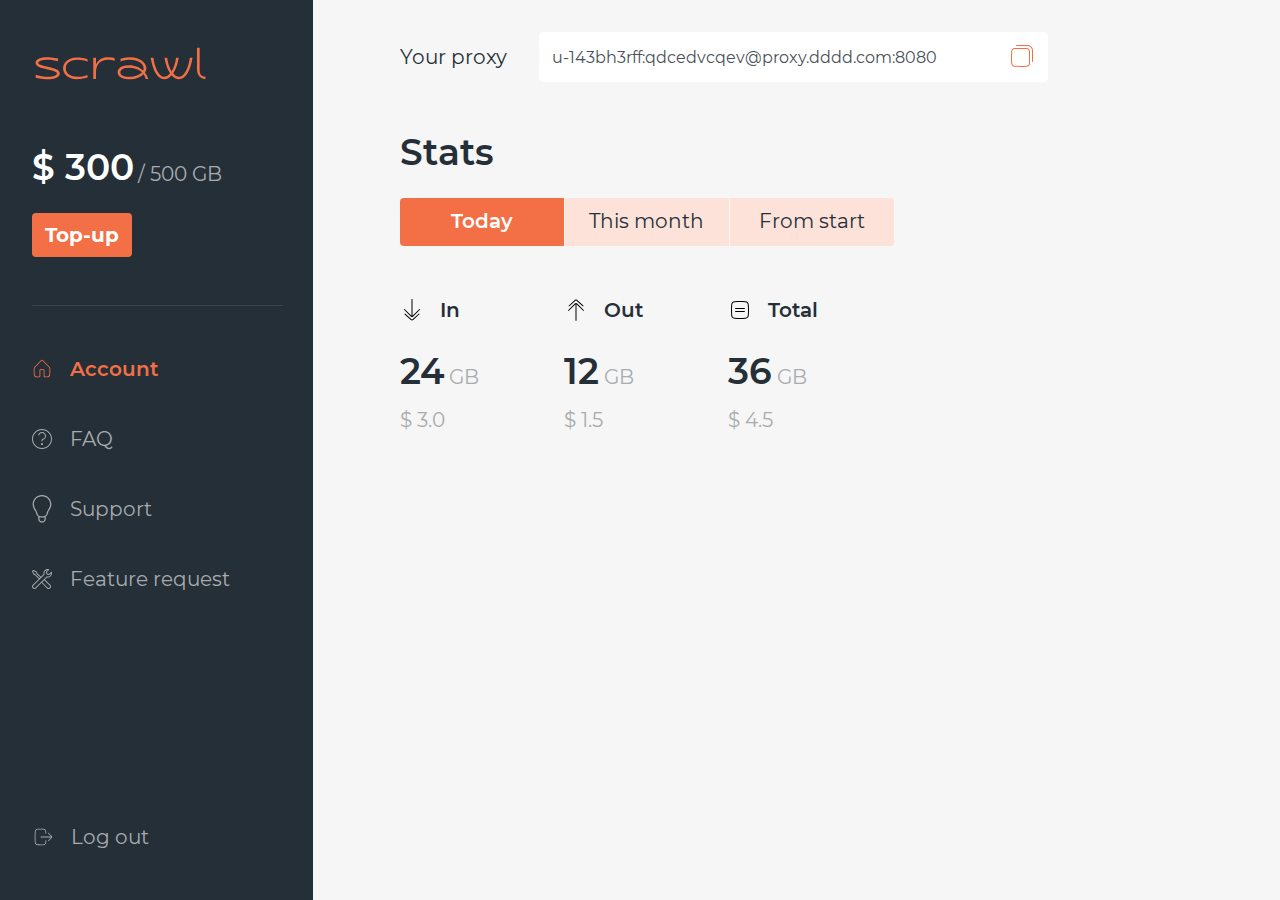
<file: index.html>
<!doctype html>
<html lang="ru">

<head>
	<!-- Required meta tags -->
	<meta charset="utf-8">
	<meta name="viewport" content="width=device-width, initial-scale=1, shrink-to-fit=no">


	<!-- Bootstrap CSS -->
	<link rel="stylesheet" href="./css/include/bootstrap.min.css">

	<!-- Styles -->
	<link rel="stylesheet" href="./css/styles.min.css">
	<title>Название сайта</title>
</head>

<body class="text-dark">

	<header class="header bg-black no-xl xs">
		<div class="container">
			<div class="header__inner">
				<div class="header__burger">
					<span class="header__burger__menu"></span>
					<!-- <img src="./img/menu.svg" alt="Open" class="header__burger__open"> -->
					<!-- <img src="./img/close.svg" alt="Open" class="header__burger__close"> -->
				</div>
				<a href="/" class="header__logo logo__link">
					<img src="./img/Logo.svg" alt="Scrawl" class="logo">
				</a>
			</div>
		</div>
	</header>

	<main>
		<section class="main">
			<div class="row">
				<div class="col-lg-3 col-md-4 col-12 sidebar bg-black text-muted no-xs">
					<div class="container">
						<a href="/" class="logo__link no-xs">
							<img src="./img/Logo.svg" alt="Scrawl" class="logo">
						</a>

						<div class="sidebar__top">
							<div class="sidebar__info">
								<span class="sidebar__price text-white">$ 300</span>
								<div class="sidebar__memory"> / 500 GB</div>
							</div>
							<button type="button" class="btn text-white bg-accent sidebar__top__btn">Top-up</button>
						</div>
						<div class="sidebar__line"></div>
						<div class="sidebar__menu">
							<a href="#" class="sidebar__menu__item active">
								<svg class="sidebar__menu__icon" width="24" height="24" viewBox="0 0 24 24" fill="none"
									xmlns="http://www.w3.org/2000/svg">
									<path
										d="M4.09044 9.61671C3.53184 10.1753 3.17864 10.9065 3.08828 11.6913C3.0296 12.2009 3 12.8042 3 13.5C3 14.6993 3.08779 16.4319 3.26362 18.6938C3.36481 19.9954 4.45054 21 5.7561 21H8.21806C8.54898 21 8.64976 20.9806 8.75262 20.9256C8.82845 20.885 8.88497 20.8285 8.92553 20.7527C8.98054 20.6498 9 20.549 9 20.2181V14.423C9 13.7379 9.06684 13.3918 9.25944 13.0316C9.43677 12.7 9.69999 12.4368 10.0316 12.2595C10.3917 12.0669 10.7378 12 11.4229 12H12.5771C13.2622 12 13.6083 12.0669 13.9684 12.2595C14.3 12.4368 14.5632 12.7 14.7406 13.0316C14.9332 13.3918 15 13.7379 15 14.423V20.2181C15 20.549 15.0195 20.6498 15.0745 20.7527C15.115 20.8285 15.1715 20.885 15.2474 20.9256C15.3502 20.9806 15.451 21 15.7819 21H18.2333C19.542 21 20.6292 19.9908 20.7264 18.6858C20.8967 16.4003 20.9817 14.6703 20.9817 13.5C20.9817 12.7959 20.9509 12.183 20.8897 11.6623C20.7979 10.8804 20.4452 10.1523 19.8885 9.59564L12.7795 2.48668C12.4737 2.18084 12.351 2.09784 12.1891 2.04878C12.0626 2.01043 11.9374 2.01043 11.8109 2.04878C11.649 2.09784 11.5263 2.18084 11.2205 2.48668L4.09044 9.61671ZM3.38333 8.9096L10.5134 1.77958C10.926 1.36699 11.1802 1.19501 11.5209 1.09177C11.8365 0.996102 12.1635 0.996102 12.4791 1.09177C12.8198 1.19501 13.074 1.36699 13.4866 1.77958L20.5956 8.88853C21.3113 9.60426 21.7648 10.5404 21.8829 11.5457C21.9489 12.1081 21.9817 12.7592 21.9817 13.5C21.9817 14.7001 21.8956 16.452 21.7236 18.7601C21.5875 20.5871 20.0654 22 18.2333 22H15.7819C15.3001 22 15.0433 21.9505 14.7758 21.8074C14.5257 21.6736 14.3264 21.4744 14.1927 21.2243C14.0496 20.9567 14 20.7 14 20.2181V14.423C14 13.8888 13.9633 13.6987 13.8587 13.5032C13.7746 13.3459 13.6541 13.2254 13.4968 13.1413C13.3014 13.0368 13.1112 13 12.5771 13H11.4229C10.8888 13 10.6986 13.0368 10.5032 13.1413C10.3459 13.2254 10.2254 13.3459 10.1413 13.5032C10.0367 13.6987 10 13.8888 10 14.423V20.2181C10 20.7 9.95042 20.9567 9.80734 21.2243C9.67359 21.4744 9.47432 21.6736 9.22422 21.8074C8.95668 21.9505 8.69995 22 8.21806 22H5.7561C3.92832 22 2.40829 20.5936 2.26663 18.7713C2.08896 16.4858 2 14.7301 2 13.5C2 12.7683 2.03144 12.1276 2.09484 11.5769C2.21102 10.5679 2.66513 9.62781 3.38333 8.9096Z"
										fill="black" />
								</svg>
								<span class="sidebar__menu__text">Account</span>
							</a>
							<a href="#" class="sidebar__menu__item">
								<svg class="sidebar__menu__icon" width="20" height="20" viewBox="0 0 20 20" fill="none"
									xmlns="http://www.w3.org/2000/svg">
									<path
										d="M0 10C0 4.47676 4.47639 0 10 0C15.5232 0 20 4.47639 20 10C20 15.5232 15.5236 20 10 20C4.47676 20 0 15.5236 0 10ZM1 10C1 14.9713 5.02903 19 10 19C14.9713 19 19 14.971 19 10C19 5.02869 14.971 1 10 1C5.02869 1 1 5.02903 1 10ZM10 16C9.44771 16 9 15.5523 9 15C9 14.4477 9.44771 14 10 14C10.5523 14 11 14.4477 11 15C11 15.5523 10.5523 16 10 16ZM10.5 12.0165C10.5 12.2927 10.2761 12.5165 10 12.5165C9.72386 12.5165 9.5 12.2927 9.5 12.0165V11.6577C9.5 10.788 10.062 10.018 10.8904 9.75287C11.4843 9.56279 11.8937 9.3479 12.1166 9.12607C12.6788 8.56638 13 7.80927 13 7C13 5.34315 11.6569 4 10 4C8.66097 4 7.49485 4.8852 7.12199 6.14998C7.0439 6.41485 6.76588 6.56627 6.50101 6.48819C6.23613 6.4101 6.08471 6.13208 6.1628 5.86721C6.66022 4.17994 8.21462 3 10 3C12.2091 3 14 4.79086 14 7C14 8.078 13.5709 9.08926 12.8221 9.83475C12.4684 10.1869 11.9268 10.4711 11.1952 10.7053C10.781 10.8378 10.5 11.2228 10.5 11.6577V12.0165Z"
										fill="black" />
								</svg>
								<span class="sidebar__menu__text">FAQ</span>
							</a>
							<a href="#" class="sidebar__menu__item">
								<svg class="sidebar__menu__icon" width="16" height="22" viewBox="0 0 16 22" fill="none"
									xmlns="http://www.w3.org/2000/svg">
									<path
										d="M5 17.3543C4.1859 16.8248 3.71181 15.9416 3.29215 14.6035C3.18774 14.2705 3.18013 14.2465 3.13812 14.1187C2.9297 13.4848 2.73919 13.0582 2.46993 12.6773C1.23854 10.9354 0.5 9.03372 0.5 7.38095C0.5 3.30263 3.85977 0 8 0C12.1402 0 15.5 3.30263 15.5 7.38095C15.5 9.03659 14.7588 10.942 13.5238 12.6861C13.2546 13.0664 13.0643 13.4924 12.8565 14.1256C12.8146 14.2532 12.8068 14.2779 12.7029 14.6096C12.2851 15.9444 11.8124 16.8258 11 17.3544V19.4683C11 20.7278 10.0631 21.7906 8.81353 21.9486C8.5425 21.9829 8.27128 22 8 22C7.72872 22 7.45751 21.9829 7.18648 21.9486C5.93693 21.7907 5 20.7278 5 19.4683L5 17.3543ZM8 17.9996C7.32502 17.9996 6.65807 17.9172 6 17.7526L6 19.4683C6 20.224 6.56216 20.8617 7.31189 20.9565C7.5414 20.9855 7.77073 21 8 21C8.22927 21 8.4586 20.9855 8.68812 20.9565C9.43784 20.8617 10 20.224 10 19.4683V17.7526C9.34193 17.9172 8.67498 17.9996 8 17.9996ZM8 17C10.4686 17 11.0926 16.4065 11.7486 14.3109C11.8543 13.9731 11.8623 13.9477 11.9063 13.8137C12.1426 13.0939 12.3695 12.5859 12.7077 12.1083C13.8327 10.5196 14.5 8.80393 14.5 7.38095C14.5 3.85879 11.5918 1 8 1C4.40825 1 1.5 3.85879 1.5 7.38095C1.5 8.80139 2.16491 10.5135 3.28651 12.1001C3.62433 12.578 3.85133 13.0862 4.08809 13.8064C4.13222 13.9406 4.14004 13.9653 4.24633 14.3042C4.90507 16.4047 5.53051 17 8 17Z"
										fill="black" />
								</svg>

								<span class="sidebar__menu__text">Support</span>
							</a>
							<a href="#" class="sidebar__menu__item">
								<svg class="sidebar__menu__icon" width="21" height="21" viewBox="0 0 21 21" fill="none"
									xmlns="http://www.w3.org/2000/svg">
									<path fill-rule="evenodd" clip-rule="evenodd"
										d="M9.39664 8.11791L12.0963 5.42876C11.7867 3.95758 12.2269 2.40909 13.318 1.31797C14.467 0.168983 16.1237 -0.258926 17.6648 0.152628C18.0369 0.251984 18.1617 0.716956 17.8894 0.989253L16.1464 2.73218C15.5607 3.31797 15.5607 4.26771 16.1464 4.8535C16.7322 5.43929 17.682 5.43929 18.2678 4.8535L20.0107 3.11057C20.283 2.83828 20.748 2.96307 20.8473 3.33512C21.2589 4.87623 20.831 6.53294 19.682 7.68193C18.6 8.76389 17.068 9.20627 15.6066 8.91089L13.5176 11.0028C14.5927 12.0756 17.685 15.1574 19.0999 16.5789C19.6655 17.0503 20 17.7482 20 18.4999C20 19.8807 18.8807 20.9999 17.5 20.9999C16.8693 20.9999 16.2739 20.7648 15.8124 20.3444C15.7564 20.292 15.72 20.2563 15.693 20.2274C14.2547 18.7925 11.0835 15.6145 9.99783 14.5273L4.33578 20.197C3.86588 20.7051 3.20599 20.9999 2.5 20.9999C1.11929 20.9999 0 19.8807 0 18.4999C0 17.7418 0.340208 17.0386 0.914032 16.5673L7.12798 10.3777L3.21407 6.4626L1.83329 5.9306C1.71813 5.88624 1.62344 5.80084 1.56746 5.69086L0.0658185 2.7409C-0.0318258 2.54907 0.00424933 2.31629 0.155374 2.16302L1.15701 1.14716C1.30932 0.9927 1.54384 0.954059 1.73764 1.0515L4.72459 2.55323C4.84466 2.61359 4.93537 2.71975 4.97628 2.84776L5.42866 4.26358L9.39664 8.11791ZM7.84547 9.68097L8.68359 8.81939L4.64211 4.89366C4.58315 4.83639 4.53923 4.76548 4.51421 4.68719L4.08768 3.35228L1.61358 2.1084L1.12051 2.60847L2.37168 5.06638L3.6725 5.56757C3.73772 5.59269 3.79694 5.63121 3.84635 5.68063L7.84547 9.68097ZM10.7061 13.8213C11.7941 14.9108 14.9641 18.0877 16.4095 19.5299C16.4314 19.553 16.4531 19.5745 16.4903 19.6093C16.7649 19.8594 17.1208 19.9999 17.5 19.9999C18.3284 19.9999 19 19.3284 19 18.4999C19 18.0427 18.7948 17.6201 18.4469 17.3365L18.4084 17.3017C17.0029 15.8894 13.8882 12.7854 12.8084 11.7078L10.7061 13.8213ZM14.0251 2.02507C13.1201 2.93008 12.7909 4.23861 13.1304 5.44898C13.1793 5.62332 13.1301 5.81049 13.0018 5.93827L1.60182 17.2937C1.20886 17.6128 1 18.0387 1 18.4999C1 19.3284 1.67157 19.9999 2.5 19.9999C2.92427 19.9999 3.31906 19.8236 3.61489 19.5042L15.096 8.00702C15.2227 7.88016 15.4076 7.83084 15.5806 7.87774C16.7835 8.20378 18.0776 7.87208 18.9749 6.97482C19.6372 6.31252 19.9914 5.43392 20.0003 4.53521L18.9749 5.56061C17.9986 6.53692 16.4157 6.53692 15.4393 5.56061C14.463 4.5843 14.463 3.00138 15.4393 2.02507L16.4647 0.999679C15.566 1.00853 14.6874 1.36277 14.0251 2.02507Z"
										fill="black" />
								</svg>
								<span class="sidebar__menu__text">Feature request</span>
							</a>
						</div>
						<a href="#" class="sidebar__menu__item sidebar__menu__item--logout">
							<svg class="sidebar__menu__icon" width="24" height="24" viewBox="0 0 24 24" fill="none"
								xmlns="http://www.w3.org/2000/svg">
								<path
									d="M21.7916 11.5C21.7828 11.4902 21.7737 11.4806 21.7642 11.4711L18.1559 7.85308C17.9609 7.65756 17.9613 7.34098 18.1568 7.14597C18.3523 6.95097 18.6689 6.9514 18.8639 7.14692L22.4723 10.765C23.1543 11.4488 23.1534 12.5557 22.4703 13.2385L18.8535 16.8536C18.6582 17.0489 18.3416 17.0488 18.1464 16.8535C17.9511 16.6582 17.9512 16.3416 18.1465 16.1464L21.7634 12.5312C21.7736 12.521 21.7834 12.5106 21.7929 12.5H9.5C9.22386 12.5 9 12.2761 9 12C9 11.7239 9.22386 11.5 9.5 11.5H21.7916ZM14.9983 16.5047C15.0139 16.229 15.25 16.0181 15.5257 16.0337C15.8014 16.0493 16.0123 16.2854 15.9967 16.5611C15.9799 16.858 15.924 17.5566 15.8284 18.6644C15.6825 20.3551 14.3354 21.6974 12.6332 21.8515C11.5396 21.9506 10.3494 22 9.06266 22C7.75021 22 6.53831 21.9486 5.4267 21.8455C3.7249 21.6878 2.38063 20.3427 2.23841 18.6517C2.07938 16.7607 2 14.5546 2 12.0324C2 9.4751 2.0816 7.23238 2.24507 5.30342C2.39058 3.58651 3.77382 2.23117 5.50469 2.10586C6.48077 2.0352 7.66638 2 9.06266 2C10.4291 2 11.5938 2.03371 12.5577 2.10137C14.2899 2.22296 15.6766 3.57673 15.8247 5.29442C15.9236 6.44226 15.9817 7.16954 15.9992 7.48376C16.0146 7.75948 15.8036 7.99548 15.5279 8.01089C15.2522 8.0263 15.0162 7.81528 15.0008 7.53957C14.984 7.23935 14.9264 6.5171 14.8284 5.38033C14.7227 4.1548 13.7305 3.18616 12.4877 3.09892C11.5494 3.03305 10.4074 3 9.06266 3C7.68878 3 6.52647 3.03451 5.57689 3.10325C4.33503 3.19315 3.34531 4.16291 3.2415 5.38786C3.08059 7.28654 3 9.50163 3 12.0324C3 14.5283 3.07839 16.707 3.23489 18.5679C3.33636 19.7743 4.2981 20.7366 5.51901 20.8498C6.59857 20.9499 7.77987 21 9.06266 21C10.3204 21 11.4806 20.9518 12.5431 20.8556C13.7642 20.745 14.728 19.7847 14.8321 18.5785C14.9268 17.4816 14.9823 16.7878 14.9983 16.5047Z"
									fill="black" />
							</svg>
							<span class="sidebar__menu__text">Log out</span>
						</a>
					</div>
				</div>
				<div class="col-lg-9 col-md-8 col-12 intro text-dark">
					<div class="container">
						<div class="intro__top">
							<span class="intro__top__text">
								Your proxy
							</span>
							<div class="intro__input__item">
								<input value="u-143bh3rff:qdcedvcqev@proxy.dddd.com:8080" type="text" class="intro__input form-control"
									id="inputText" readonly>
								<img id="copyText" src="./img/copy--orange.svg" alt="Copy" class="intro__input__ing"
									data-toggle="tooltip" data-placement="right" title="Copy proxy">
							</div>
						</div>
						<div class="stats">
							<h1 class="header-h2 stats__title">Stats</h1>
							<ul class="nav nav-pills" id="pills-tab" role="tablist">
								<li class="nav-item" role="presentation">
									<a class="nav-link stats__link stats__link--first bg-accent-very-light active" id="pills-home-tab"
										data-toggle="pill" href="#pills-home" role="tab" aria-controls="pills-home"
										aria-selected="true">Today</a>
								</li>
								<li class="nav-item" role="presentation">
									<a class="nav-link stats__link bg-accent-very-light" id="pills-profile-tab" data-toggle="pill"
										href="#pills-profile" role="tab" aria-controls="pills-profile" aria-selected="false">This month</a>
								</li>
								<li class="nav-item" role="presentation">
									<a class="nav-link stats__link stats__link--last bg-accent-very-light" id="pills-contact-tab"
										data-toggle="pill" href="#pills-contact" role="tab" aria-controls="pills-contact"
										aria-selected="false">From start</a>
								</li>
							</ul>
							<div class="tab-content stats__tab" id="pills-tabContent">
								<div class="tab-pane fade show active" id="pills-home" role="tabpanel" aria-labelledby="pills-home-tab">
									<div class="stats__item__wrapper">
										<div class="stats__item">
											<div class="stats__item__top">
												<img src="./img/in.svg" alt="In" class="stats__item__icon">
												<span class="stats__item__text">In</span>
											</div>

											<div class="stats__item__middle">
												<span class="stats__text__big">24</span>
												<span class="stats__text text-muted">GB</span>
											</div>

											<div class="stats__item__bot text-muted">
												$ 3.0
											</div>
										</div>

										<div class="stats__item">
											<div class="stats__item__top">
												<img src="./img/out.svg" alt="out" class="stats__item__icon">
												<span class="stats__item__text">Out</span>
											</div>

											<div class="stats__item__middle">
												<span class="stats__text__big">12</span>
												<span class="stats__text text-muted">GB</span>
											</div>

											<div class="stats__item__bot text-muted">
												$ 1.5
											</div>
										</div>

										<div class="stats__item">
											<div class="stats__item__top">
												<img src="./img/total.svg" alt="Total" class="stats__item__icon">
												<span class="stats__item__text">Total</span>
											</div>

											<div class="stats__item__middle">
												<span class="stats__text__big">36</span>
												<span class="stats__text text-muted">GB</span>
											</div>

											<div class="stats__item__bot text-muted">
												$ 4.5
											</div>
										</div>
									</div>
								</div>
								<div class="tab-pane fade" id="pills-profile" role="tabpanel" aria-labelledby="pills-profile-tab">
									<div class="stats__item__wrapper">
										<div class="stats__item">
											<div class="stats__item__top">
												<img src="./img/in.svg" alt="In" class="stats__item__icon">
												<span class="stats__item__text">In</span>
											</div>

											<div class="stats__item__middle">
												<span class="stats__text__big">17</span>
												<span class="stats__text text-muted">GB</span>
											</div>

											<div class="stats__item__bot text-muted">
												$ 3.0
											</div>
										</div>

										<div class="stats__item">
											<div class="stats__item__top">
												<img src="./img/out.svg" alt="out" class="stats__item__icon">
												<span class="stats__item__text">Out</span>
											</div>

											<div class="stats__item__middle">
												<span class="stats__text__big">15</span>
												<span class="stats__text text-muted">GB</span>
											</div>

											<div class="stats__item__bot text-muted">
												$ 1.5
											</div>
										</div>

										<div class="stats__item">
											<div class="stats__item__top">
												<img src="./img/total.svg" alt="Total" class="stats__item__icon">
												<span class="stats__item__text">Total</span>
											</div>

											<div class="stats__item__middle">
												<span class="stats__text__big">36</span>
												<span class="stats__text text-muted">GB</span>
											</div>

											<div class="stats__item__bot text-muted">
												$ 4.5
											</div>
										</div>
									</div>
								</div>
								<div class="tab-pane fade" id="pills-contact" role="tabpanel" aria-labelledby="pills-contact-tab">
									<div class="stats__item__wrapper">
										<div class="stats__item">
											<div class="stats__item__top">
												<img src="./img/in.svg" alt="In" class="stats__item__icon">
												<span class="stats__item__text">In</span>
											</div>

											<div class="stats__item__middle">
												<span class="stats__text__big">4</span>
												<span class="stats__text text-muted">GB</span>
											</div>

											<div class="stats__item__bot text-muted">
												$ 3.0
											</div>
										</div>

										<div class="stats__item">
											<div class="stats__item__top">
												<img src="./img/out.svg" alt="out" class="stats__item__icon">
												<span class="stats__item__text">Out</span>
											</div>

											<div class="stats__item__middle">
												<span class="stats__text__big">27</span>
												<span class="stats__text text-muted">GB</span>
											</div>

											<div class="stats__item__bot text-muted">
												$ 1.5
											</div>
										</div>

										<div class="stats__item">
											<div class="stats__item__top">
												<img src="./img/total.svg" alt="Total" class="stats__item__icon">
												<span class="stats__item__text">Total</span>
											</div>

											<div class="stats__item__middle">
												<span class="stats__text__big">21</span>
												<span class="stats__text text-muted">GB</span>
											</div>

											<div class="stats__item__bot text-muted">
												$ 4.5
											</div>
										</div>
									</div>
								</div>
							</div>
						</div>
					</div>
				</div>
			</div>
		</section>
	</main>

	<footer class="footer">
		<div class="container"></div>
	</footer>

	<!-- jQuery -->
	<script src="./js/include/jquery.min.js"></script>

	<!-- Bootstrap JS -->
	<script src="./js/include/bootstrap.min.js"></script>
	<script src="./js/include/bootstrap.bundle.min.js"></script>

	<!-- Custom JS -->
	<script src="./js/scripts.min.js"></script>
</body>

</html>
</file>
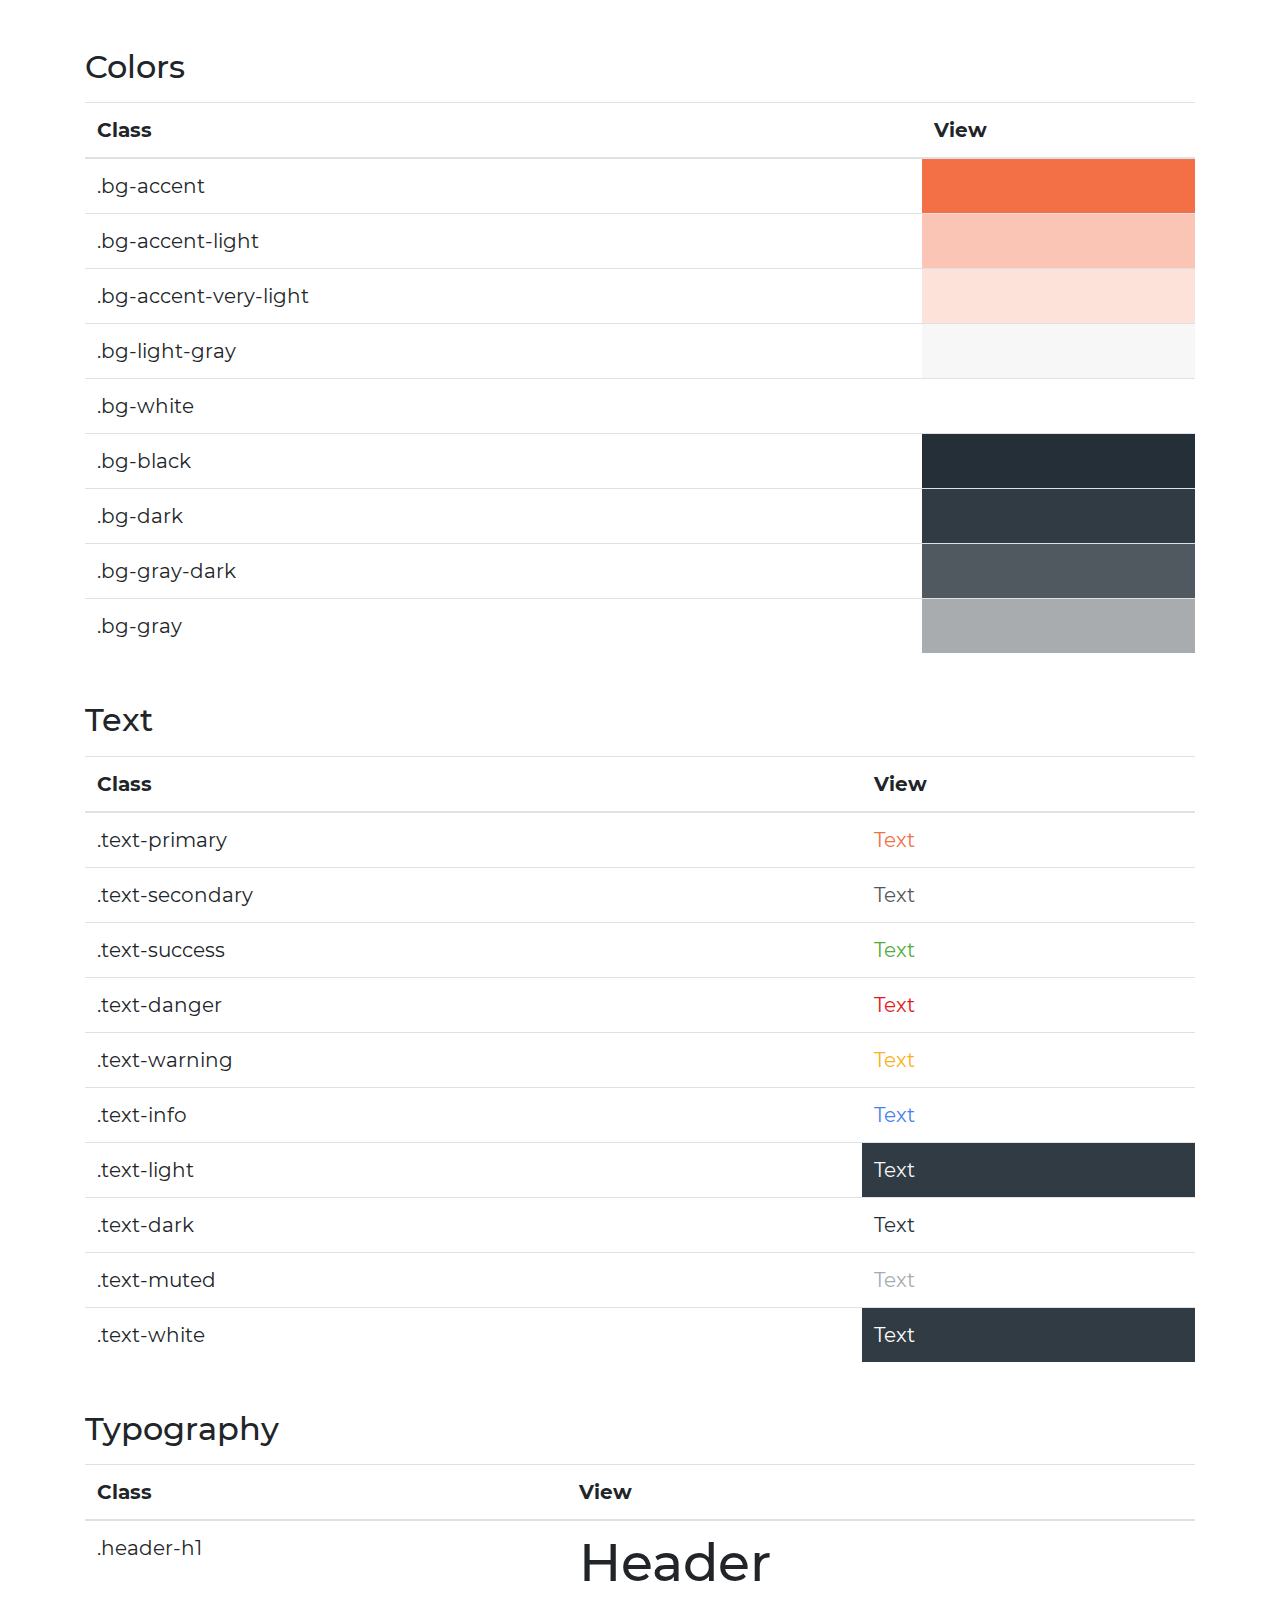
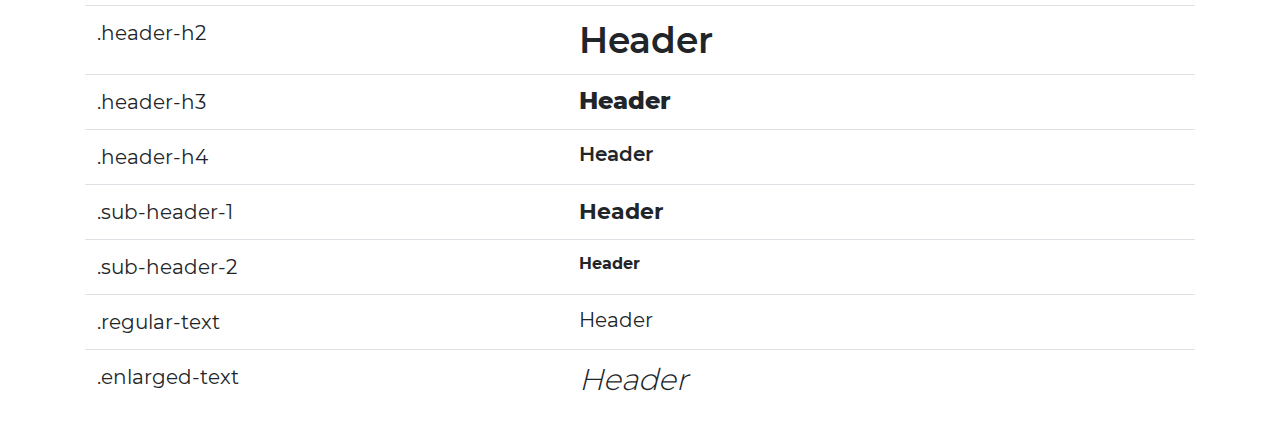
<file: uikit.html>
<!doctype html>
<html lang="ru">

<head>
  <!-- Required meta tags -->
  <meta charset="utf-8">
  <meta name="viewport" content="width=device-width, initial-scale=1, shrink-to-fit=no">


  <!-- Bootstrap CSS -->
  <link rel="stylesheet" href="./css/include/bootstrap.min.css">

  <!-- Styles -->
  <link rel="stylesheet" href="./css/styles.min.css">
  <title>Название сайта</title>
</head>

<body>


  <div class="uikit">
    <div class="container">
      <h2 class="mb-3 mt-5">Colors</h2>
      <table class="table mb-3">
        <thead>
          <tr>
            <th scope="col">Class</th>
            <th scope="col">View</th>
          </tr>
        </thead>
        <tbody>
          <tr>
            <td>.bg-accent</td>
            <td class="bg-accent"></td>
          </tr>
          <tr>
            <td>.bg-accent-light</td>
            <td class="bg-accent-light"></td>
          </tr>
          <tr>
            <td>.bg-accent-very-light</td>
            <td class="bg-accent-very-light"></td>
          </tr>
          <tr>
            <td>.bg-light-gray</td>
            <td class="bg-light-gray"></td>
          </tr>
          <tr>
            <td>.bg-white </td>
            <td class="bg-white"></td>
          </tr>
          <tr>
            <td>.bg-black</td>
            <td class="bg-black"></td>
          </tr>
          <tr>
            <td>.bg-dark</td>
            <td class="bg-dark"></td>
          </tr>
          <tr>
            <td>.bg-gray-dark</td>
            <td class="bg-gray-dark"></td>
          </tr>
          <tr>
            <td>.bg-gray</td>
            <td class="bg-gray"></td>
          </tr>
        </tbody>
      </table>

      <h2 class="mb-3 mt-5">Text</h2>
      <table class="table">
        <thead>
          <tr>
            <th scope="col">Class</th>
            <th scope="col">View</th>
          </tr>
        </thead>
        <tbody>
          <tr>
            <td>.text-primary</td>
            <td class="text-primary">Text</td>
          </tr>
          <tr>
            <td>.text-secondary</td>
            <td class="text-secondary">Text</td>
          </tr>
          <tr>
            <td>.text-success</td>
            <td class="text-success">Text</td>
          </tr>
          <tr>
            <td>.text-danger</td>
            <td class="text-danger">Text</td>
          </tr>
          <tr>
            <td>.text-warning</td>
            <td class="text-warning">Text</td>
          </tr>
          <tr>
            <td>.text-info</td>
            <td class="text-info">Text</td>
          </tr>
          <tr>
            <td>.text-light</td>
            <td class="text-light bg-dark">Text</td>
          </tr>
          <tr>
            <td>.text-dark</td>
            <td class="text-dark">Text</td>
          </tr>
          <tr>
            <td>.text-muted</td>
            <td class="text-muted">Text</td>
          </tr>
          <tr>
            <td>.text-white</td>
            <td class="text-white bg-dark">Text</td>
          </tr>
        </tbody>
      </table>

      <h2 class="mb-3 mt-5">Typography</h2>
      <table class="table">
        <thead>
          <tr>
            <th scope="col">Class</th>
            <th scope="col">View</th>
          </tr>
        </thead>
        <tbody>
          <tr>
            <td>.header-h1</td>
            <td class="header-h1">Header</td>
          </tr>
          <tr>
            <td>.header-h2</td>
            <td class="header-h2">Header</td>
          </tr>
          <tr>
            <td>.header-h3</td>
            <td class="header-h3">Header</td>
          </tr>
          <tr>
            <td>.header-h4</td>
            <td class="header-h4">Header</td>
          </tr>
          <tr>
            <td>.sub-header-1</td>
            <td class="sub-header-1">Header</td>
          </tr>
          <tr>
            <td>.sub-header-2</td>
            <td class="sub-header-2">Header</td>
          </tr>
          <tr>
            <td>.regular-text</td>
            <td class="regular-text">Header</td>
          </tr>
          <tr>
            <td>.enlarged-text</td>
            <td class="enlarged-text">Header</td>
          </tr>
        </tbody>
      </table>
    </div>
  </div>

  <!-- jQuery -->
  <script src="./js/include/jquery.min.js"></script>

  <!-- Bootstrap JS -->
  <script src="./js/include/bootstrap.min.js"></script>
  <script src="./js/include/bootstrap.bundle.min.js"></script>

  <!-- Custom JS -->
  <script src="./js/scripts.min.js"></script>
</body>

</html>
</file>
<file: css/styles.min.css>
body{font-family:Montserrat;font-size:20px;font-weight:400;overflow-x:hidden}.btn{font-size:20px;font-weight:700;outline:0}.btn:active,.btn:focus{outline:0!important;-webkit-box-shadow:none;box-shadow:none}.no-xl{display:none}.logo{width:177.07px;height:37px}.main{height:100vh}.main .row{height:100%}.sidebar{padding-top:45px;padding-bottom:45px;height:100%;position:relative}.sidebar .container{padding-left:32px}.sidebar__price{font-weight:600;font-size:36px;line-height:44px}.sidebar__info{margin-top:63px;margin-bottom:24px;display:-webkit-box;display:-webkit-flex;display:-ms-flexbox;display:flex;-webkit-box-align:end;-webkit-align-items:flex-end;-ms-flex-align:end;align-items:flex-end;-webkit-box-pack:start;-webkit-justify-content:flex-start;-ms-flex-pack:start;justify-content:flex-start}.sidebar__memory{margin-left:4px}.sidebar__line{background:#fff;opacity:.1;border-radius:10px;height:1px;width:100%;margin:48px 0}.sidebar__menu__item{margin-bottom:40px;color:inherit;padding:0;display:-webkit-box;display:-webkit-flex;display:-ms-flexbox;display:flex;-webkit-box-align:center;-webkit-align-items:center;-ms-flex-align:center;align-items:center;-webkit-box-pack:start;-webkit-justify-content:flex-start;-ms-flex-pack:start;justify-content:flex-start;-webkit-transition:all .2s linear;-o-transition:all .2s linear;transition:all .2s linear}.sidebar__menu__item:hover{text-decoration:none;color:#f36f46}.sidebar__menu__item:last-child{margin-block:0}.sidebar__menu__item.active,.sidebar__menu__item:active,.sidebar__menu__item:hover{color:#f36f46;font-weight:600}.sidebar__menu__item.active .sidebar__menu__icon path,.sidebar__menu__item:active .sidebar__menu__icon path,.sidebar__menu__item:hover .sidebar__menu__icon path{fill:#f36f46}.sidebar__menu__item--logout{margin-bottom:0;position:absolute;bottom:48px;left:48px}.sidebar__menu__icon{margin-right:18px;width:20px;height:auto}.sidebar__menu__icon path{-webkit-transition:all .2s linear;-o-transition:all .2s linear;transition:all .2s linear;fill:#a8acaf}.sidebar__top__btn{-webkit-transition:all .2s linear;-o-transition:all .2s linear;transition:all .2s linear}.sidebar__top__btn:hover{opacity:.7}.intro{background:#f6f6f6;padding-top:32px;padding-bottom:32px}.intro .container{padding-left:72px}.intro__top{display:-webkit-box;display:-webkit-flex;display:-ms-flexbox;display:flex;-webkit-box-align:center;-webkit-align-items:center;-ms-flex-align:center;align-items:center;-webkit-box-pack:start;-webkit-justify-content:flex-start;-ms-flex-pack:start;justify-content:flex-start}.intro__input__item{margin-left:32px;width:509px;position:relative}.intro__input{background:#fff}.intro__input.form-control[readonly]{background-color:#fff!important;opacity:1}.intro__input__ing{position:absolute;right:15px;top:13px;cursor:pointer;-webkit-transition:all .2s linear;-o-transition:all .2s linear;transition:all .2s linear}.intro__input__ing:active,.intro__input__ing:hover{opacity:.7}.intro__input{height:50px;padding-right:58px;border-color:#fff}.intro__input:active,.intro__input:focus,.intro__input:hover{outline:0;-webkit-box-shadow:none;box-shadow:none;border-color:#fff;color:inherit}.stats{margin-top:48px}.stats__title{margin-bottom:24px}.stats__link{-webkit-transition:all .2s linear;-o-transition:all .2s linear;transition:all .2s linear;color:#252f38}.stats__link:hover{background:#f36f46!important;color:#fff!important}.stats__link.active,.stats__link:active{background:#f36f46!important;color:#fff!important;font-weight:600}.stats__link{border-radius:0!important;width:164px;height:48px;text-align:center;margin-right:1px}.stats__link--first{border-radius:.25rem 0 0 .25rem!important}.stats__link--last{border-radius:0 .25rem .25rem 0!important;margin-right:0}.stats__item__top{display:-webkit-box;display:-webkit-flex;display:-ms-flexbox;display:flex;-webkit-box-align:center;-webkit-align-items:center;-ms-flex-align:center;align-items:center;-webkit-box-pack:start;-webkit-justify-content:flex-start;-ms-flex-pack:start;justify-content:flex-start;margin-bottom:24px}.stats__item__text{font-weight:600;margin-left:16px}.stats__item__middle{margin-bottom:12px}.stats__text__big{font-weight:600;font-size:36px;line-height:44px}.stats__tab{margin-top:49px}.stats__item__wrapper{display:-webkit-box;display:-webkit-flex;display:-ms-flexbox;display:flex;-webkit-box-align:center;-webkit-align-items:center;-ms-flex-align:center;align-items:center;-webkit-box-pack:start;-webkit-justify-content:flex-start;-ms-flex-pack:start;justify-content:flex-start}.stats__item{width:164px}.uikit{display:-webkit-box;display:-webkit-flex;display:-ms-flexbox;display:flex;-webkit-box-align:center;-webkit-align-items:center;-ms-flex-align:center;align-items:center;-webkit-box-pack:center;-webkit-justify-content:center;-ms-flex-pack:center;justify-content:center;min-height:100vh;height:100%}@media (min-width:1600px){body{font-size:30px}.stats__title{font-size:44px!important}.stats__link{font-size:20px}.intro .container{max-width:1600px}}@media (max-width:1199px){.no-md{display:none}.md{display:inline-block}body{font-size:16px;line-height:24px}.btn{font-size:16px}.logo{width:114.86px;height:24px}.sidebar__price{font-size:20px;line-height:24px}.sidebar__info{margin-top:50px;margin-bottom:13px}.sidebar__line{margin:30px 0}.sidebar__menu{margin-top:0}.sidebar__top__btn{width:116px}.sidebar__menu__item{margin-bottom:34px}.sidebar__menu__item:last-child{margin-bottom:0}.intro .container{padding-left:48px;padding-right:48px}.intro__top{-webkit-box-orient:vertical;-webkit-box-direction:normal;-webkit-flex-direction:column;-ms-flex-direction:column;flex-direction:column;-webkit-box-pack:start;-webkit-justify-content:flex-start;-ms-flex-pack:start;justify-content:flex-start;-webkit-box-align:start;-webkit-align-items:start;-ms-flex-align:start;align-items:start}.intro__top__text{font-weight:600;font-size:20px;line-height:24px}.intro__input__item{margin-top:12px;margin-left:0;width:100%;max-width:100%}.stats{margin-top:42px}.stats__title{font-size:20px!important;line-height:24px!important;margin-bottom:12px}.stats__link{width:116px;height:40px;padding:7px 0}.stats__tab{margin-top:25px}.stats__item__top{margin-bottom:16px}.stats__text__big{font-size:20px;line-height:24px}}@media (max-width:767px){.no-xs{display:none}.xs{display:inline-block}body{position:relative}.header{width:100%;padding:23px 0;height:55px;display:-webkit-box;display:-webkit-flex;display:-ms-flexbox;display:flex;-webkit-box-align:center;-webkit-align-items:center;-ms-flex-align:center;align-items:center}.header__inner{width:100%;display:-webkit-box;display:-webkit-flex;display:-ms-flexbox;display:flex;-webkit-box-align:end;-webkit-align-items:flex-end;-ms-flex-align:end;align-items:flex-end;-webkit-box-pack:start;-webkit-justify-content:flex-start;-ms-flex-pack:start;justify-content:flex-start}.header__burger{margin-right:20px;height:20px;width:20px}.header__burger__menu{-webkit-transition:all .2s linear;-o-transition:all .2s linear;transition:all .2s linear;display:block;background:url(../img/menu.svg) no-repeat center;height:20px;width:20px}.header__burger__menu.active{background:url(../img/close.svg) no-repeat center}.intro .container{padding-left:12px;padding-right:12px}.intro{padding-top:40px}.stats{margin-top:40px}.stats__link{width:114px}.sidebar{position:absolute;z-index:10;left:0;top:54px;height:90vh;padding-top:40px}.sidebar.active{display:block!important}.sidebar__info{margin-top:0;-webkit-box-align:baseline;-webkit-align-items:baseline;-ms-flex-align:baseline;align-items:baseline}.sidebar__menu{margin-top:0}}@media (max-width:375px){.stats__link{width:98px}}@font-face{font-family:Montserrat;src:url(../fonts/Montserrat/Montserrat-Light.ttf) format("truetype");font-weight:300;font-style:normal}@font-face{font-family:Montserrat;src:url(../fonts/Montserrat/Montserrat-Regular.ttf) format("truetype");font-weight:400;font-style:normal}@font-face{font-family:Montserrat;src:url(../fonts/Montserrat/Montserrat-Medium.ttf) format("truetype");font-weight:500;font-style:normal}@font-face{font-family:Montserrat;src:url(../fonts/Montserrat/Montserrat-SemiBold.ttf) format("truetype");font-weight:600;font-style:normal}@font-face{font-family:Montserrat;src:url(../fonts/Montserrat/Montserrat-Bold.ttf) format("truetype");font-weight:700;font-style:normal}@font-face{font-family:Montserrat;src:url(../fonts/Montserrat/Montserrat-ExtraBold.ttf) format("truetype");font-weight:800;font-style:normal}
</file>
